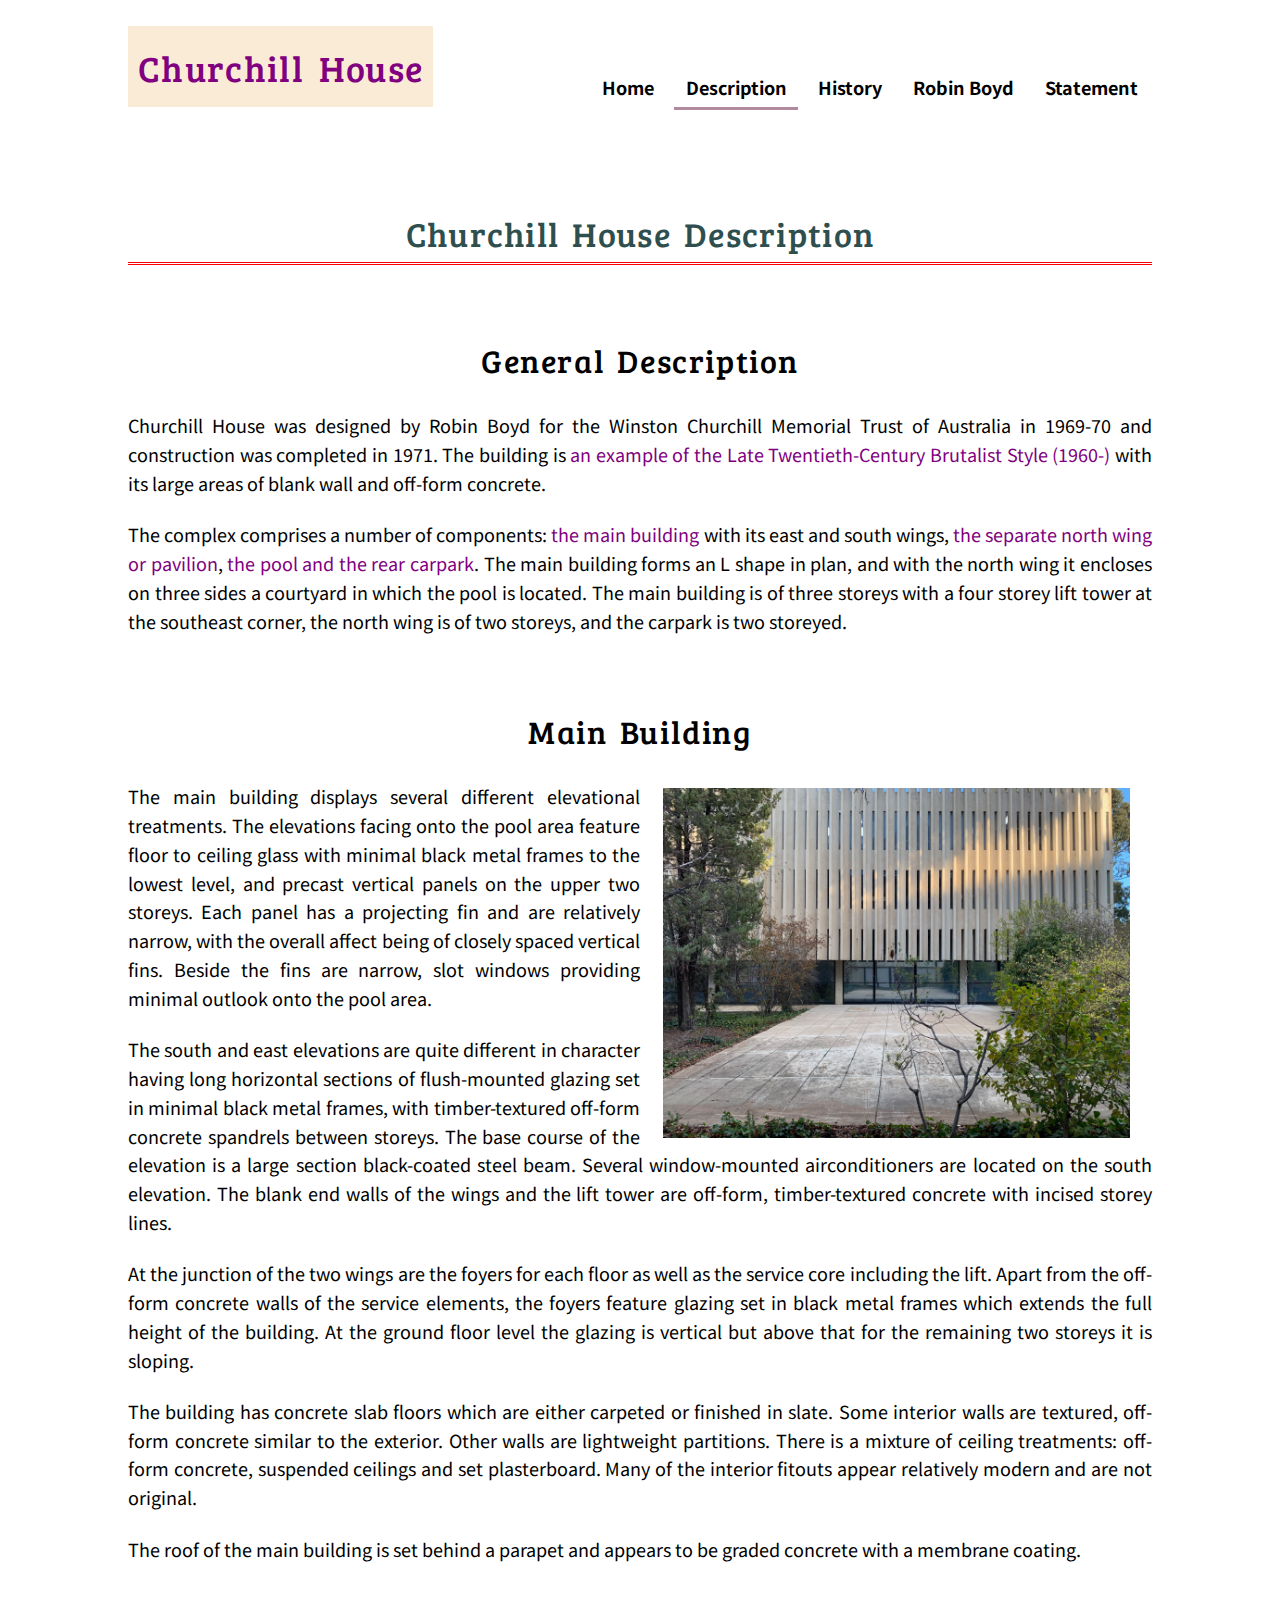
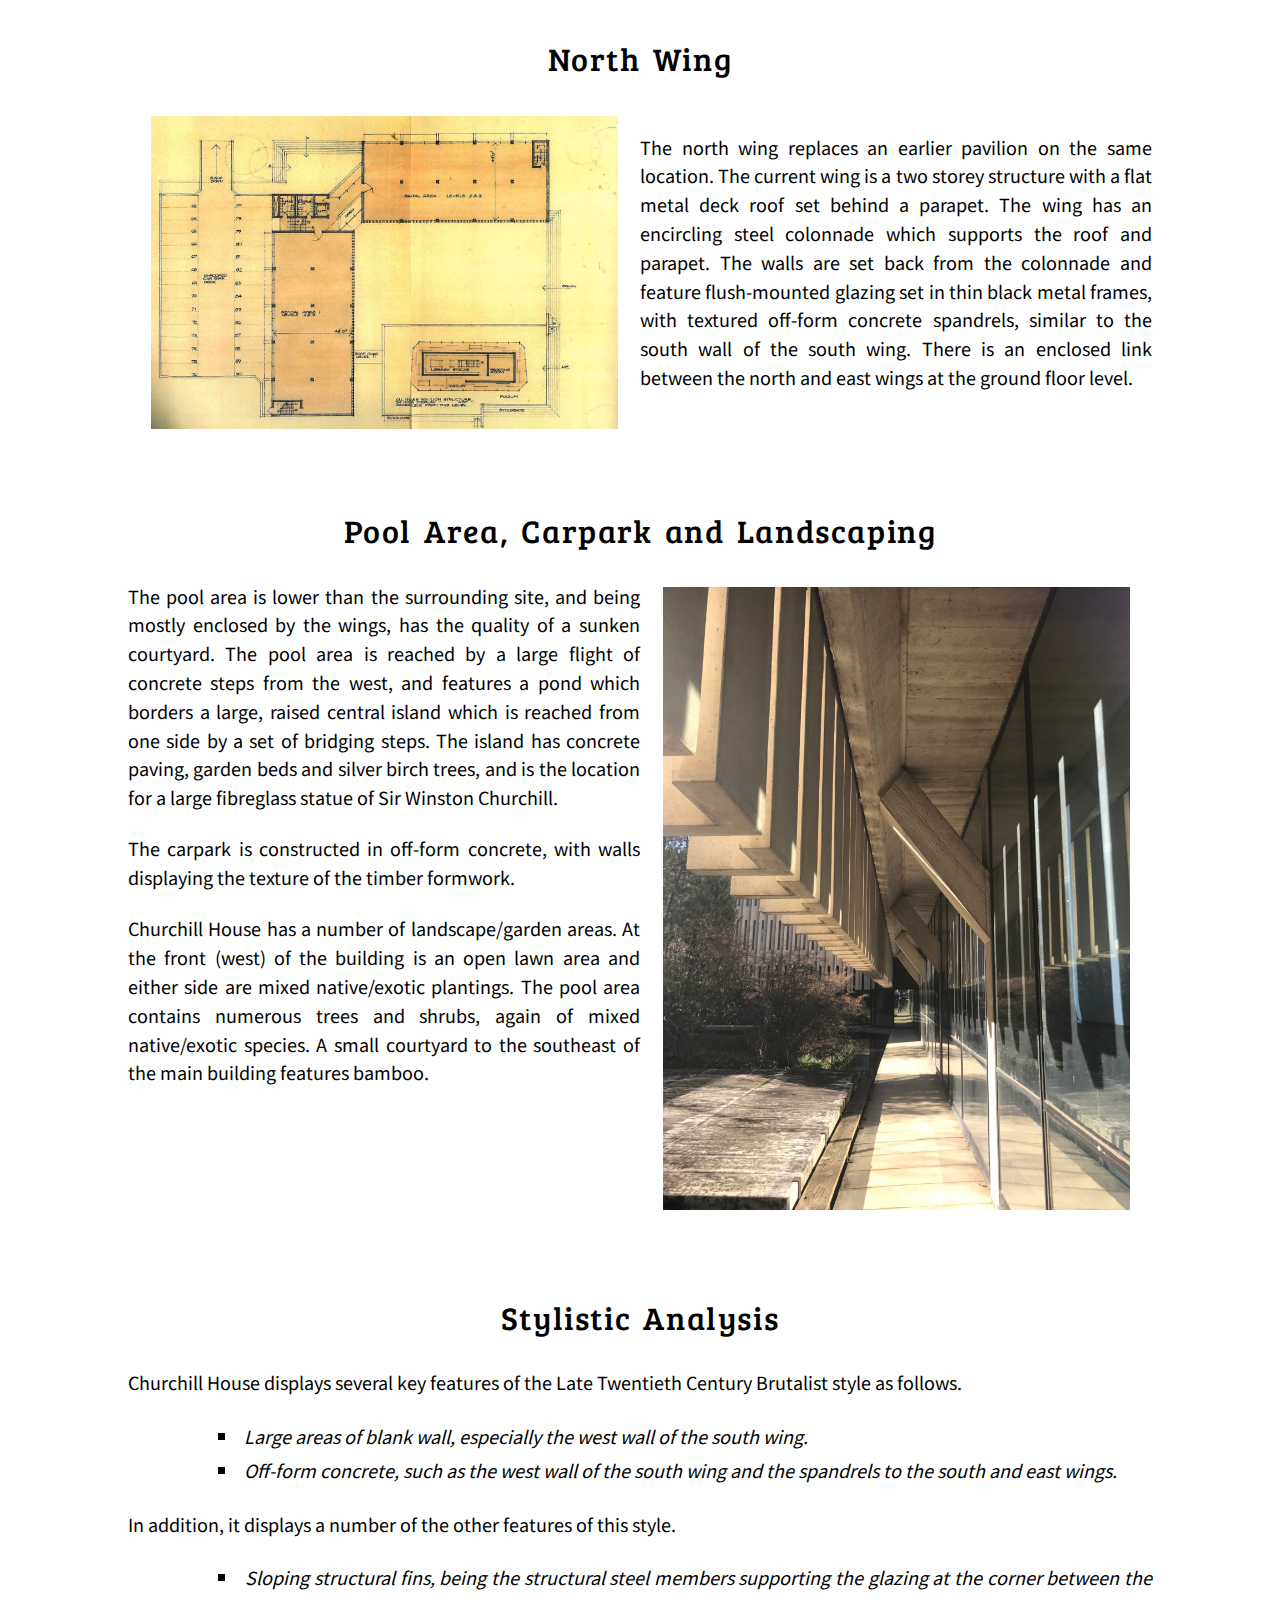
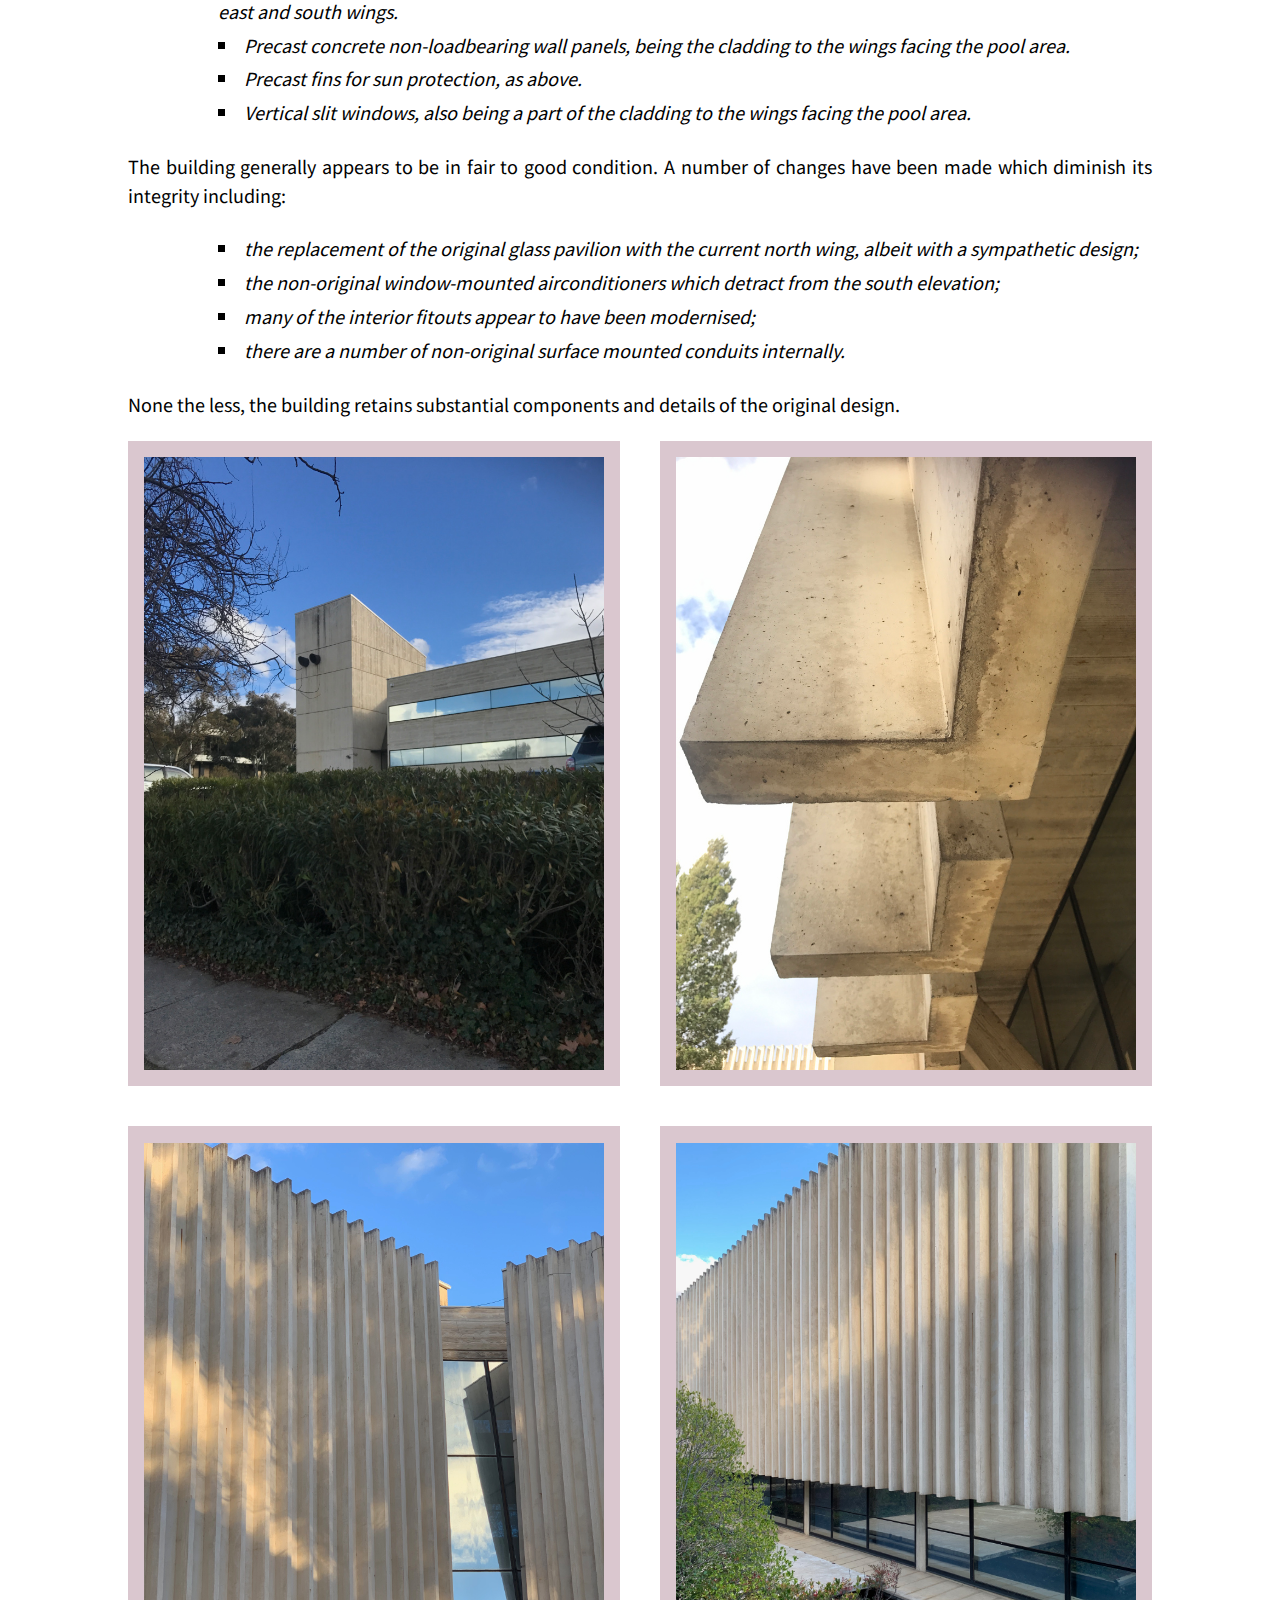
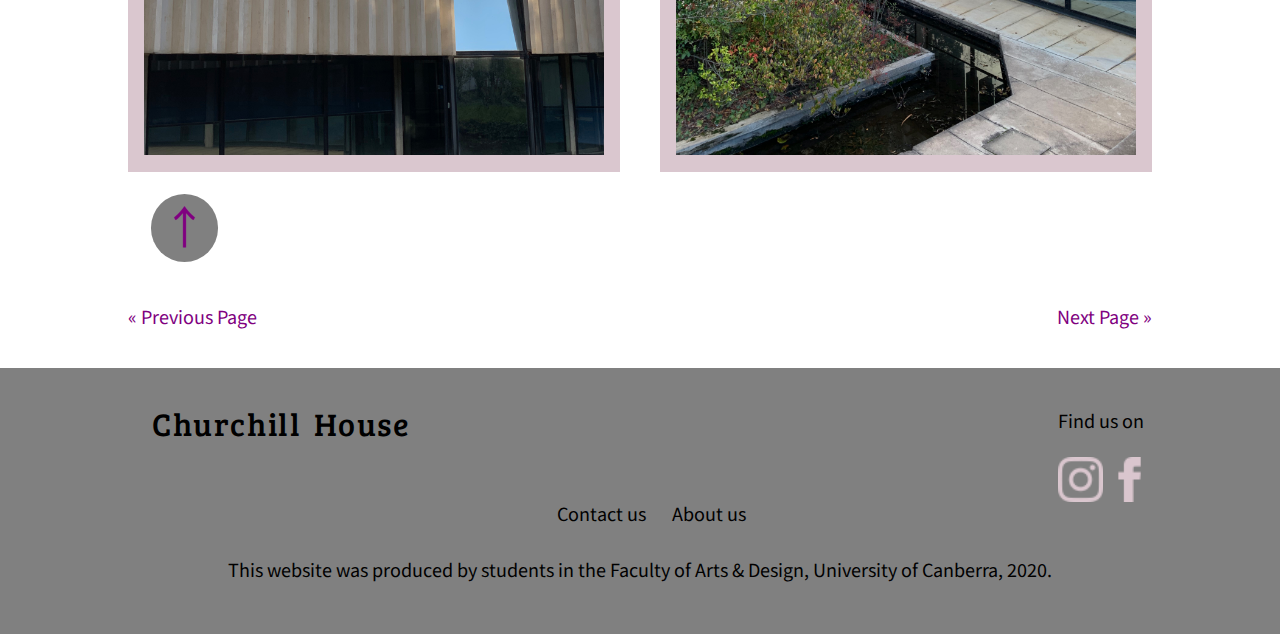
<file: description.html>
<!DOCTYPE html>
<html lang="en">

<head>
    <title>Churchill House - Description</title>
    <link type="text/css" rel="stylesheet" href="assets/css/reset.css">
    <link type="text/css" rel="stylesheet" href="assets/css/styles.css">
    <meta charset="utf-8">
    <!--    SET UP VIEW PORT-->
    <meta name="viewport" content="width=device-width, initial-scale=1.0">
</head>

<body>
    <!--    create wrapper div tag to hold all the elements-->

    <header>
        <div class="wrapper">
            <!--            id for back to top button and also return home button-->
            <h1 id="top"><a href="index.html" title="Home">Churchill House</a></h1>
            <nav>
                <ul>
                    <li><a href="index.html">Home</a></li>
                    <li><a href="description.html" class="current-page">Description</a></li>
                    <li><a href="history.html">History</a></li>
                    <li><a href="robin-boyd.html">Robin Boyd</a></li>
                    <li><a href="statement.html">Statement</a></li>
                </ul>
            </nav>
        </div>
    </header>
    <main>
        <div class="wrapper">
            <h2>Churchill House Description</h2>
            <h3>General Description</h3>
            <!--            links to internal parts of this page-->
            <p>Churchill House was designed by Robin Boyd for the Winston Churchill Memorial Trust of Australia in 1969-70 and construction was completed in 1971. The building is <a href="#stylistic" class="external-link" title="Go to Stylistic Analysis part">an example of the Late Twentieth-Century Brutalist Style (1960-)</a> with its large areas of blank wall and off-form concrete.</p>

            <p>The complex comprises a number of components: <a href="#main-building" class="external-link" title="Go to Main Building part">the main building</a> with its east and south wings, <a href="#north-wing" class="external-link" title="Go to North Wing part">the separate north wing or pavilion</a>, <a href="#pool" class="external-link" title="Go to Pool and Carpark Area part">the pool and the rear carpark</a>. The main building forms an L shape in plan, and with the north wing it encloses on three sides a courtyard in which the pool is located. The main building is of three storeys with a four storey lift tower at the southeast corner, the north wing is of two storeys, and the carpark is two storeyed.</p>

            <h3 id="main-building">Main Building</h3>
            <img class="left-image" src="assets/images/churchill-house-34.jpg" alt="churchill house main building">
            <p>The main building displays several different elevational treatments. The elevations facing onto the pool area feature floor to ceiling glass with minimal black metal frames to the lowest level, and precast vertical panels on the upper two storeys. Each panel has a projecting fin and are relatively narrow, with the overall affect being of closely spaced vertical fins. Beside the fins are narrow, slot windows providing minimal outlook onto the pool area.</p>
            <p>The south and east elevations are quite different in character having long horizontal sections of flush-mounted glazing set in minimal black metal frames, with timber-textured off-form concrete spandrels between storeys. The base course of the elevation is a large section black-coated steel beam. Several window-mounted airconditioners are located on the south elevation. The blank end walls of the wings and the lift tower are off-form, timber-textured concrete with incised storey lines.</p>
            <p>At the junction of the two wings are the foyers for each floor as well as the service core including the lift. Apart from the off-form concrete walls of the service elements, the foyers feature glazing set in black metal frames which extends the full height of the building. At the ground floor level the glazing is vertical but above that for the remaining two storeys it is sloping.</p>
            <p>The building has concrete slab floors which are either carpeted or finished in slate. Some interior walls are textured, off-form concrete similar to the exterior. Other walls are lightweight partitions. There is a mixture of ceiling treatments: off-form concrete, suspended ceilings and set plasterboard. Many of the interior fitouts appear relatively modern and are not original.</p>
            <p>The roof of the main building is set behind a parapet and appears to be graded concrete with a membrane coating.</p>


            <h3 id="north-wing">North Wing</h3>
            <div class="grid-2-col">
                <img class="right-image" src="assets/images/churchill-house-20.jpg" alt="churchill house North Wing">
                <p class="north-wing">The north wing replaces an earlier pavilion on the same location. The current wing is a two storey structure with a flat metal deck roof set behind a parapet. The wing has an encircling steel colonnade which supports the roof and parapet. The walls are set back from the colonnade and feature flush-mounted glazing set in thin black metal frames, with textured off-form concrete spandrels, similar to the south wall of the south wing. There is an enclosed link between the north and east wings at the ground floor level.</p>
            </div>
            <div class="pool" id="pool">
                <h3>Pool Area, Carpark and Landscaping</h3>
                <img class="left-image" src="assets/images/churchill-house-21.jpg" alt="churchill house Areas">
                <p>The pool area is lower than the surrounding site, and being mostly enclosed by the wings, has the quality of a sunken courtyard. The pool area is reached by a large flight of concrete steps from the west, and features a pond which borders a large, raised central island which is reached from one side by a set of bridging steps. The island has concrete paving, garden beds and silver birch trees, and is the location for a large fibreglass statue of Sir Winston Churchill.</p>
                <p>The carpark is constructed in off-form concrete, with walls displaying the texture of the timber formwork.</p>
                <p class="pool-area">Churchill House has a number of landscape/garden areas. At the front (west) of the building is an open lawn area and either side are mixed native/exotic plantings. The pool area contains numerous trees and shrubs, again of mixed native/exotic species. A small courtyard to the southeast of the main building features bamboo.</p>
            </div>
            <h3 id="stylistic">Stylistic Analysis</h3>
            <p>Churchill House displays several key features of the Late Twentieth Century Brutalist style as follows.</p>
            <ul>
                <li>Large areas of blank wall, especially the west wall of the south wing.</li>
                <li>Off-form concrete, such as the west wall of the south wing and the spandrels to the south and east wings.</li>
            </ul>
            <p>In addition, it displays a number of the other features of this style.</p>
            <ul>
                <li>Sloping structural fins, being the structural steel members supporting the glazing at the corner between the east and south wings.</li>
                <li>Precast concrete non-loadbearing wall panels, being the cladding to the wings facing the pool area.</li>
                <li>Precast fins for sun protection, as above.</li>
                <li>Vertical slit windows, also being a part of the cladding to the wings facing the pool area.</li>
            </ul>
            <p>The building generally appears to be in fair to good condition. A number of changes have been made which diminish its integrity including:
            </p>
            <ul>
                <li>the replacement of the original glass pavilion with the current north wing, albeit with a sympathetic design;</li>
                <li>the non-original window-mounted airconditioners which detract from the south elevation;</li>
                <li>many of the interior fitouts appear to have been modernised;</li>
                <li>there are a number of non-original surface mounted conduits internally.</li>
            </ul>
            <p>None the less, the building retains substantial components and details of the original design.</p>
            <!--            displayed by grid-->
            <div class="information-img">
                <img src="assets/images/churchill-house-22.jpg" alt="Stylitic images" class="first">
                <img src="assets/images/churchill-house-23.jpg" alt="Stylitic images" class="second">
                <img src="assets/images/churchill-house-37.jpg" alt="Stylitic images" class="first">
                <img src="assets/images/churchill-house-29.jpg" alt="Stylitic images" class="second">
            </div>
            <!--            back to top button-->
            <div class="back-top">
                <div class="button"><a href="#top">&uarr;</a></div>
                <p class="hidden">Back to top</p>
            </div>
            <!--            next and previous button-->
            <div class="footer-navigation">
                <div class="left">
                    <a href="index.html" class="previous" title="Go to previous page">&laquo; Previous Page</a>
                </div>
                <div class="right">
                    <a href="history.html" class="next" title="Go to next page">Next Page &raquo;</a>
                </div>
            </div>
        </div>
    </main>
    <footer class="footer">
        <div class="wrapper">
            <div class="header-footer">
                <h3>Churchill House</h3>
            </div>
            <!--                    social media link for the site-->
            <div class="media-link">
                <p>Find us on</p>
                <a href="https://www.instagram.com/" target="_blank" title="Visit our instagram page">
                    <img src="assets/images/inta.PNG" alt="instagram icon" class="instagram">
                </a>
                <a href="https://www.facebook.com" target="_blank" title="Visit our facebook page">
                    <img src="assets/images/fb.PNG" alt="facebook icon" class="facebook">
                </a>
            </div>
            <ul class="list-footer">
                <li> <a href="information.html">Contact us</a></li>
                <li> <a href="information.html">About us</a></li>
            </ul>
            <p class="p-footer">This website was produced by students in the Faculty of Arts &amp; Design, University of Canberra, 2020.</p>
        </div>
    </footer>
</body></html>
</file>
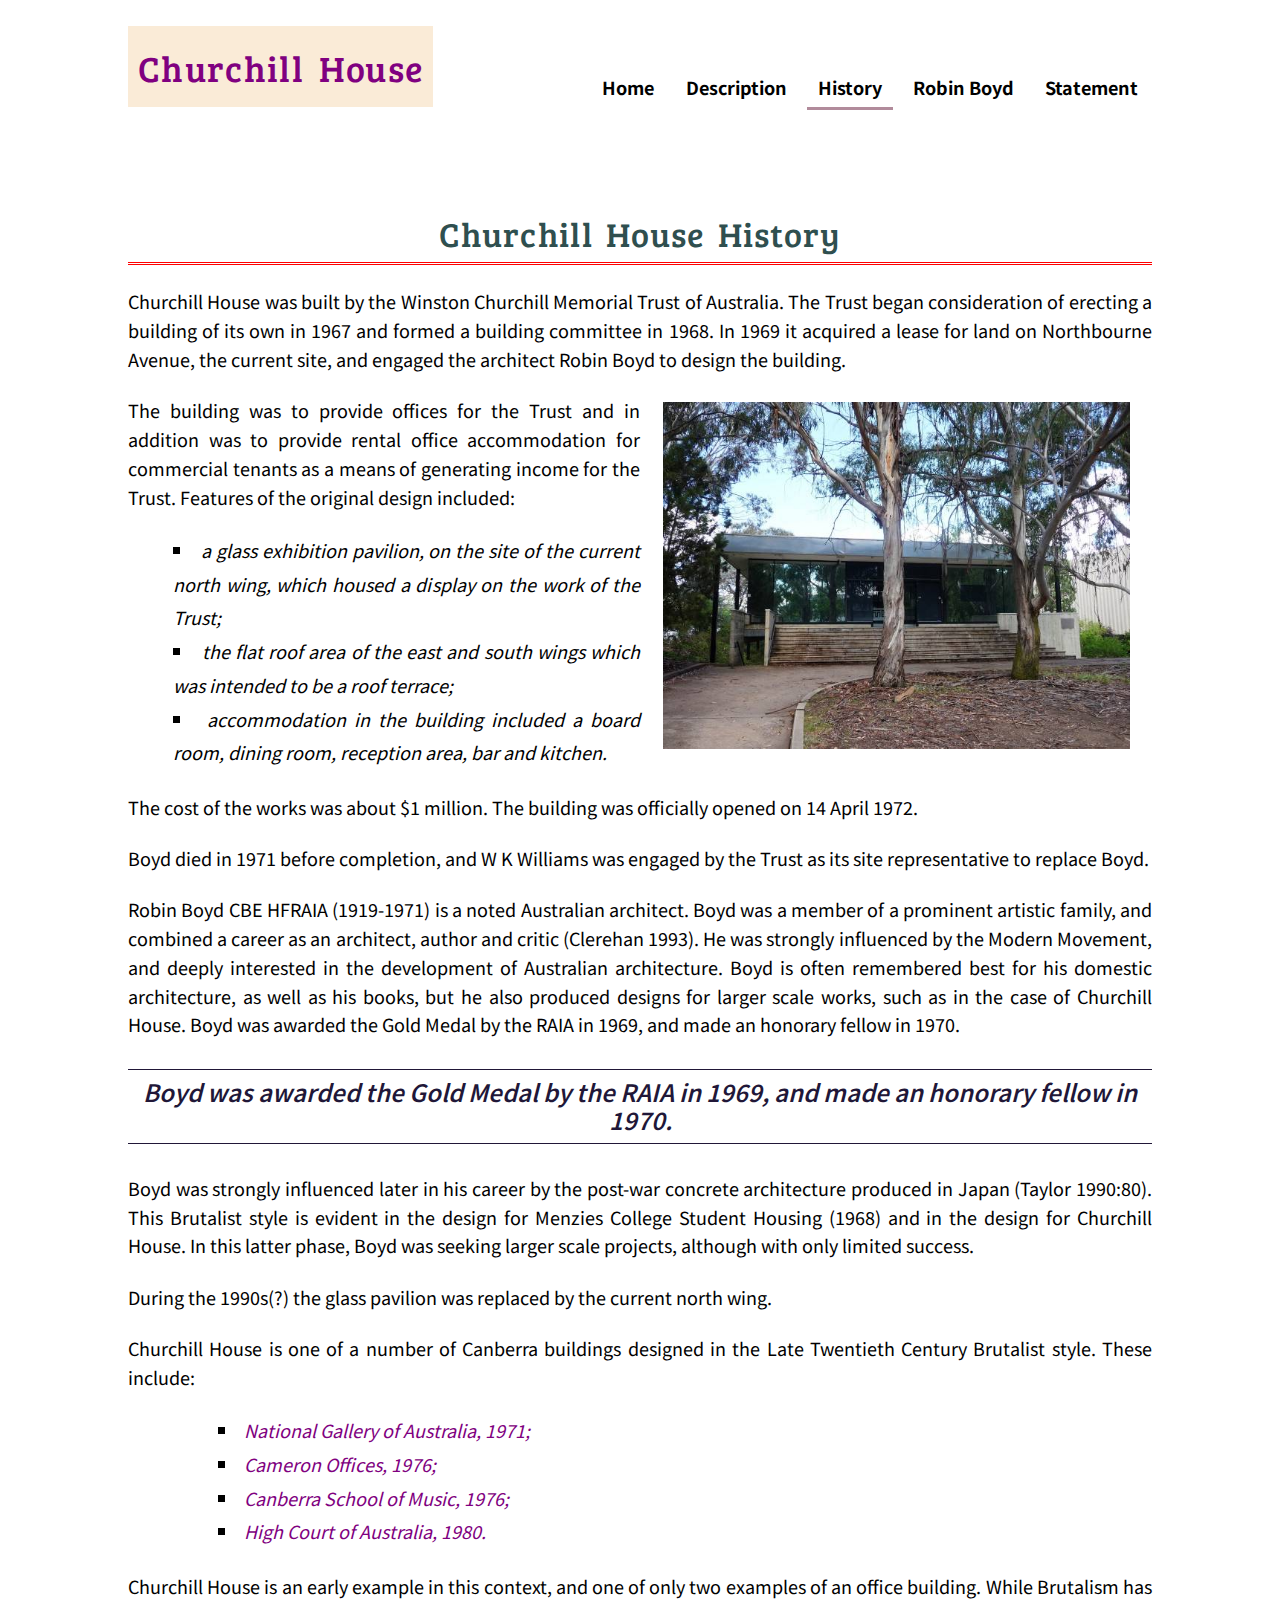
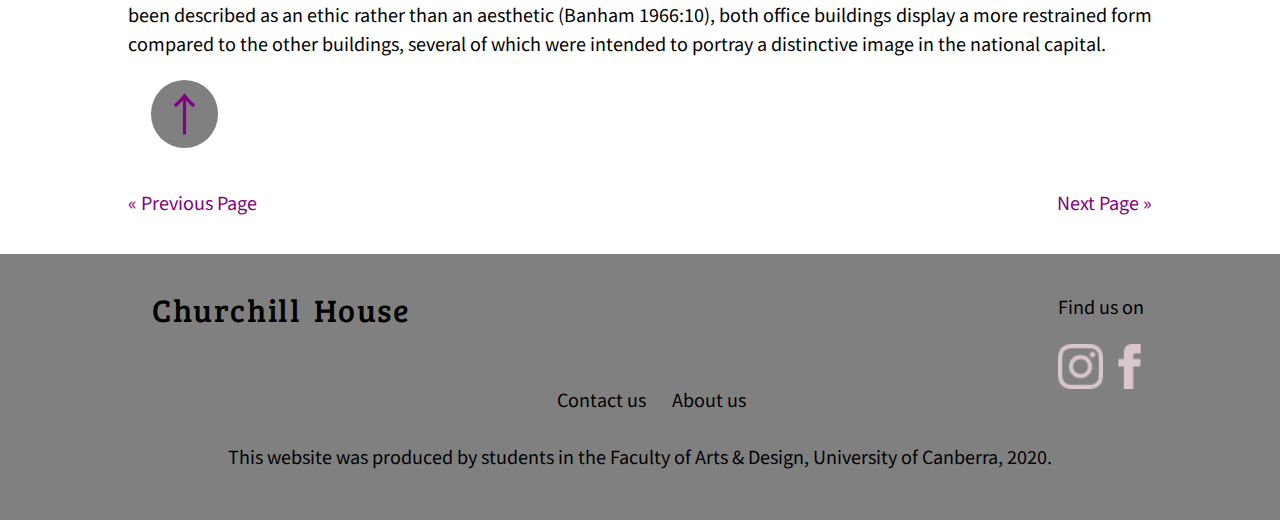
<file: history.html>
<!DOCTYPE html>
<html lang="en">

<head>
    <title>Churchill House - History</title>
    <link type="text/css" rel="stylesheet" href="assets/css/reset.css">
    <link type="text/css" rel="stylesheet" href="assets/css/styles.css">
    <meta charset="utf-8">
    <!--    SET UP VIEW PORT-->
    <meta name="viewport" content="width=device-width, initial-scale=1.0">
</head>

<body>
    <!--    create wrapper div tag to hold all the elements-->

        <header>
                <div class="wrapper">
            <!--            id top for back to top button and also link for returning home-->
            <h1 id="top"><a href="index.html" title="Home">Churchill House</a></h1>
            <nav>
                <ul>
                    <li><a href="index.html">Home</a></li>
                    <li><a href="description.html">Description</a></li>
                    <li><a href="history.html" class="current-page">History</a></li>
                    <li><a href="robin-boyd.html">Robin Boyd</a></li>
                    <li><a href="statement.html">Statement</a></li>
                </ul>
            </nav>
            </div>
        </header>
        <main>
                <div class="wrapper">
            <h2>Churchill House History</h2>
            <p>Churchill House was built by the Winston Churchill Memorial Trust of Australia. The Trust began consideration of erecting a building of its own in 1967 and formed a building committee in 1968. In 1969 it acquired a lease for land on Northbourne Avenue, the current site, and engaged the architect Robin Boyd to design the building.</p>
            <img class="left-image" src="assets/images/churchill-house-13.jpg" alt="churchill house North Wing">
            <p>The building was to provide offices for the Trust and in addition was to provide rental office accommodation for commercial tenants as a means of generating income for the Trust. Features of the original design included:</p>
            <!--            the list will be displayed next to the image-->
            <div class="list-next-image">
                <ul>
                    <li>a glass exhibition pavilion, on the site of the current north wing, which housed a display on the work of the Trust;</li>
                    <li>the flat roof area of the east and south wings which was intended to be a roof terrace; </li>
                    <li>accommodation in the building included a board room, dining room, reception area, bar and kitchen.</li>
                </ul>
            </div>
            <p>The cost of the works was about $1 million. The building was officially opened on 14 April 1972.</p>
            <p>Boyd died in 1971 before completion, and W K Williams was engaged by the Trust as its site representative to replace Boyd.</p>
            <p>Robin Boyd CBE HFRAIA (1919-1971) is a noted Australian architect. Boyd was a member of a prominent artistic family, and combined a career as an architect, author and critic (Clerehan 1993). He was strongly influenced by the Modern Movement, and deeply interested in the development of Australian architecture. Boyd is often remembered best for his domestic architecture, as well as his books, but he also produced designs for larger scale works, such as in the case of Churchill House. Boyd was awarded the Gold Medal by the RAIA in 1969, and made an honorary fellow in 1970.</p>
            <!--            this is a quote-->
            <p class="quote">Boyd was awarded the Gold Medal by the RAIA in 1969, and made an honorary fellow in 1970.</p>
            <p>Boyd was strongly influenced later in his career by the post-war concrete architecture produced in Japan (Taylor 1990:80). This Brutalist style is evident in the design for Menzies College Student Housing (1968) and in the design for Churchill House. In this latter phase, Boyd was seeking larger scale projects, although with only limited success.</p>
            <p>During the 1990s(?) the glass pavilion was replaced by the current north wing.</p>
            <p>Churchill House is one of a number of Canberra buildings designed in the Late Twentieth Century Brutalist style. These include:</p>
            <!--            all those links to specific websites-->
            <ul>
                <li><a href="https://nga.gov.au/" target="_blank" class="external-link" title="Go to NGA website">National Gallery of Australia, 1971;</a></li>
                <li><a href="https://en.wikipedia.org/wiki/Cameron_Offices,_Belconnen" target="_blank" class="external-link" title="Go to Cameron Offices information">Cameron Offices, 1976;</a></li>
                <li><a href="https://ohta.org.au/organs/organs/CanberraSoM.html" target="_blank" class="external-link" title="Go to Canberra School of Music information">Canberra School of Music, 1976;</a> </li>
                <li><a href="https://www.hcourt.gov.au/" target="_blank" class="external-link" title="Go to High Court of Australia website">High Court of Australia, 1980.</a></li>
            </ul>
            <p>Churchill House is an early example in this context, and one of only two examples of an office building. While Brutalism has been described as an ethic rather than an aesthetic (Banham 1966:10), both office buildings display a more restrained form compared to the other buildings, several of which were intended to portray a distinctive image in the national capital.</p>
            <!--            back to top button-->
            <div class="back-top">
                <!--                use html entity to create special symbols-->
                <div class="button"><a href="#top">&uarr;</a></div>
                <p class="hidden">Back to top</p>
            </div>
            <div class="footer-navigation">
                <div class="left">
                    <a href="description.html" class="previous" title="Go to previous page">&laquo; Previous Page</a>
                </div>
                <div class="right">
                    <a href="robin-boyd.html" class="next" title="Go to next page">Next Page &raquo;</a>
                </div>
            </div>
            </div>
        </main>
        <footer class="footer">
                <div class="wrapper">
            <div class="header-footer">
                <h3>Churchill House</h3>
            </div>
            <div class="media-link">
                <p>Find us on</p>
                <a href="https://www.instagram.com/" target="_blank" title="Visit our instagram page">
                    <img src="assets/images/inta.PNG" alt="instagram icon" class="instagram">
                </a>
                <a href="https://www.facebook.com" target="_blank" title="Visit our facebook page">
                    <img src="assets/images/fb.PNG" alt="facebook icon" class="facebook">
                </a>
            </div>
            <ul class="list-footer">
                <li> <a href="information.html">Contact us</a></li>
                <li> <a href="information.html">About us</a></li>
            </ul>
            <p class="p-footer">This website was produced by students in the Faculty of Arts &amp; Design, University of Canberra, 2020.</p>
            </div>
        </footer>
</body></html>
</file>
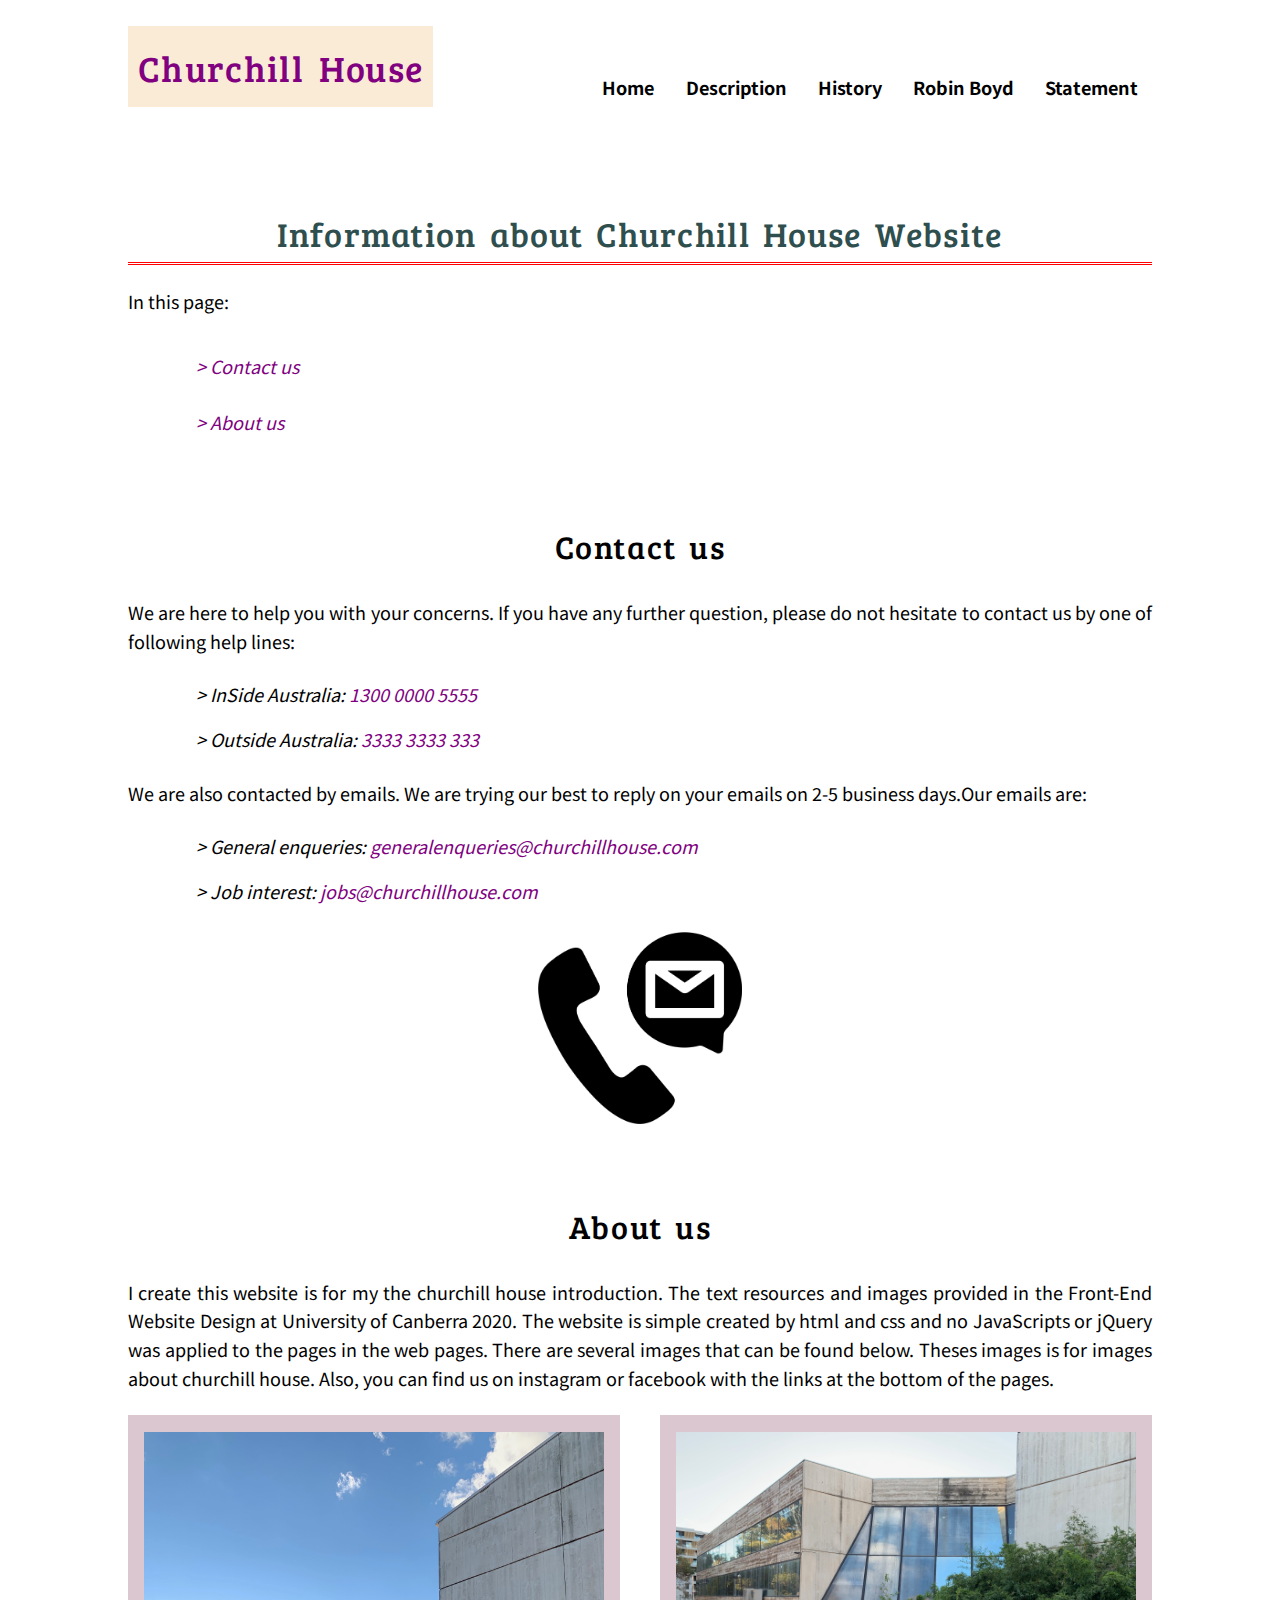
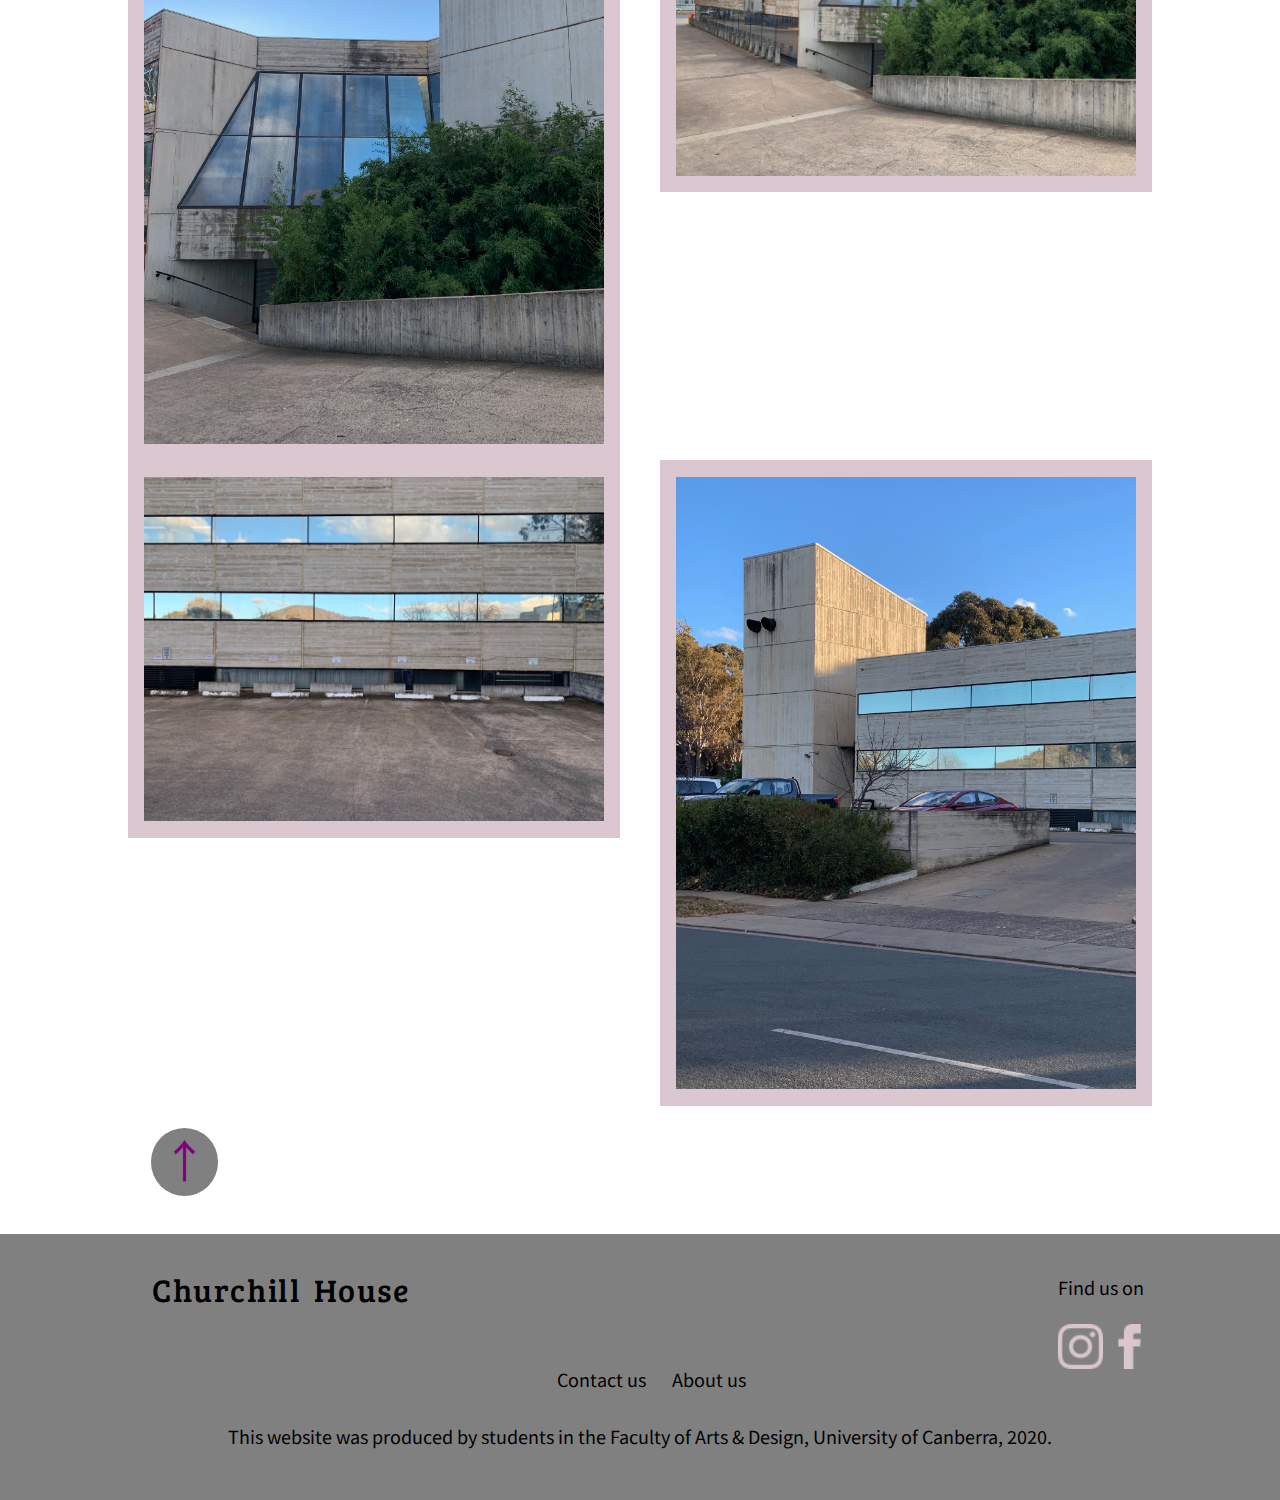
<file: information.html>
<!DOCTYPE html>
<html lang="en">

<head>
    <title>Churchill House - Information</title>
    <link type="text/css" rel="stylesheet" href="assets/css/reset.css">
    <link type="text/css" rel="stylesheet" href="assets/css/styles.css">
    <meta charset="utf-8">
    <!--    SET UP VIEW PORT-->
    <meta name="viewport" content="width=device-width, initial-scale=1.0">
</head>

<body>
    <!--    create a wrapper to hold all elements of the page-->
    
        <header>
            <div class="wrapper">
            <!--            id for back to top button and link for returning home button-->
            <h1 id="top"><a href="index.html" title="Home">Churchill House</a></h1>

            <nav>
                <ul>
                    <li><a href="index.html">Home</a></li>
                    <li><a href="description.html">Description</a></li>
                    <li><a href="history.html">History</a></li>
                    <li><a href="robin-boyd.html">Robin Boyd</a></li>
                    <li><a href="statement.html">Statement</a></li>
                </ul>
            </nav>
            </div>
        </header>
        <main>
            <div class="wrapper">
            <h2>Information about Churchill House Website</h2>
            <div class="information-page">
                <p>In this page: </p>
                <ul class="information-ul">
                    <li><a href="#contact-us" title="Go to contact us part">> Contact us</a></li>
                    <li><a href="#about-us" title="Go to About us part">> About us</a></li>
                </ul>
                <div class="contact-us">
                    <h3>Contact us</h3>
                    <p>We are here to help you with your concerns. If you have any further question, please do not hesitate to contact us by one of following help lines: </p>
                    <!--                    create phone number and email clickable-->
                    <ul>
                        <li>> InSide Australia: <a href="tel:1300-0000-5555" title="Call 1300 0000 5555">1300 0000 5555</a></li>
                        <li>> Outside Australia: <a href="tel:3333-3333-333" title="Call 3333 3333 333">3333 3333 333</a></li>
                    </ul>
                    <p>We are also contacted by emails. We are trying our best to reply on your emails on 2-5 business days.Our emails are:</p>
                    <ul>
                        <li>> General enqueries: <a href="mailto:generalenqueries@churchillhouse.com" title="Email us today">generalenqueries@churchillhouse.com</a></li>
                        <li>> Job interest: <a href="mailto:jobs@churchillhouse.com" title="Email us today">jobs@churchillhouse.com</a></li>
                    </ul>
                    <p class="contact-img"><img src="assets/images/contactus.png" alt="contact us icon"></p>
                </div>
            </div>
            <div class="about-us" id="about-us">
                <h3>About us</h3>
                <p>I create this website is for my the churchill house introduction. The text resources and images provided in the Front-End Website Design at University of Canberra 2020. The website is simple created by html and css and no JavaScripts or jQuery was applied to the pages in the web pages. There are several images that can be found below. Theses images is for images about churchill house. Also, you can find us on instagram or facebook with the links at the bottom of the pages.</p>
                <!--                display images using grid-->
                <div class="information-img">
                    <img src="assets/images/churchill-house-45.jpg" alt="churchill house image" class="first" id="control-1">
                    <img src="assets/images/churchill-house-46.jpg" alt="churchill house image" class="second" id="control-2">
                </div>
                <div class="information-img">
                    <img src="assets/images/churchill-house-47.jpg" alt="churchill house image" class="first" id="control-3">
                    <img src="assets/images/churchill-house-48.jpg" alt="churchill house image" class="second" id="control-4">
                </div>
            </div>
            <!--            back to top button-->
            <div class="back-top">
                <div class="button"><a href="#top">&uarr;</a></div>
                <p class="hidden">Back to top</p>
            </div>
            </div>
        </main>
        <footer class="footer">
            <div class="wrapper">
            <div class="header-footer">
                <h3>Churchill House</h3>
            </div>
            <div class="media-link">
                <p>Find us on</p>
                <a href="https://www.instagram.com/" target="_blank" title="Visit our instagram page">
                    <img src="assets/images/inta.PNG" alt="instagram icon" class="instagram">
                </a>
                <a href="https://www.facebook.com" target="_blank" title="Visit our facebook page">
                    <img src="assets/images/fb.PNG" alt="facebook icon" class="facebook">
                </a>
            </div>
            <ul class="list-footer">
                <li> <a href="information.html">Contact us</a></li>
                <li> <a href="information.html">About us</a></li>
            </ul>
            <p class="p-footer">This website was produced by students in the Faculty of Arts &amp; Design, University of Canberra, 2020.</p>
            </div>
        </footer>
</body></html>
</file>
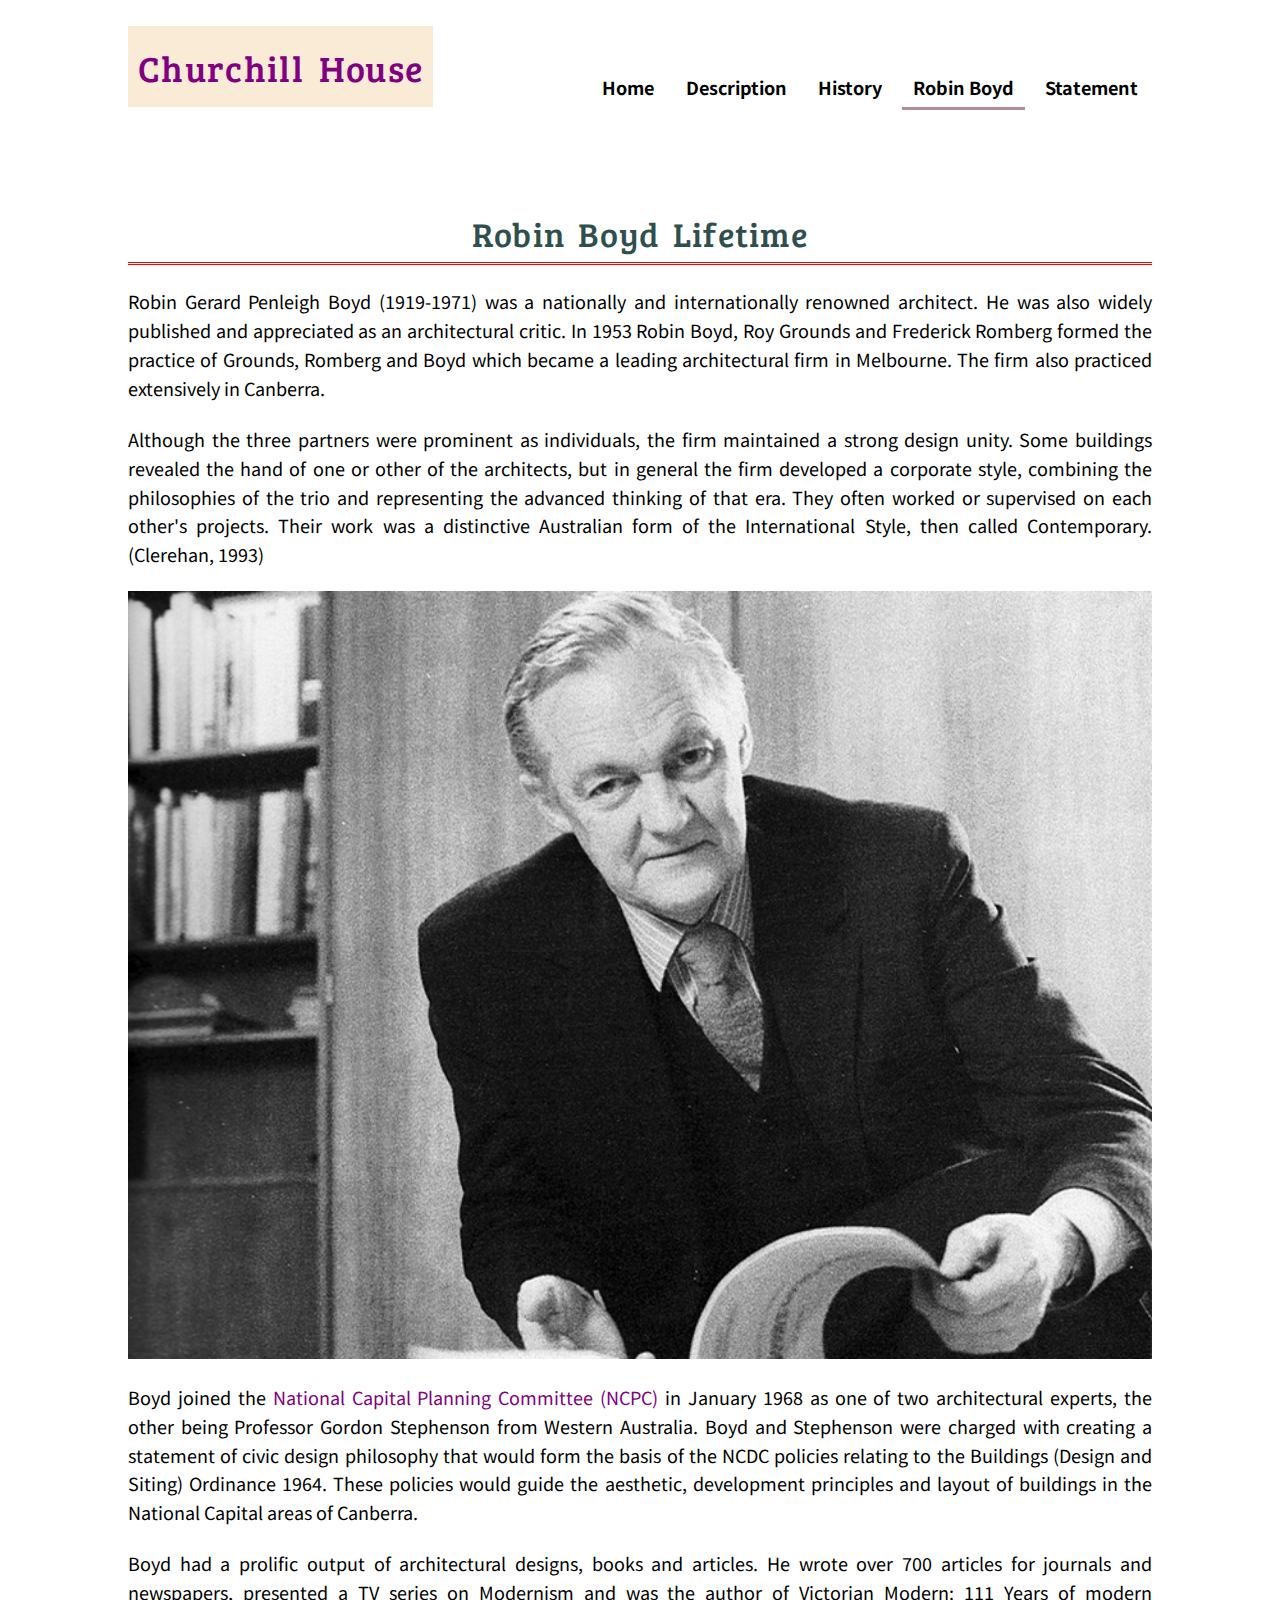
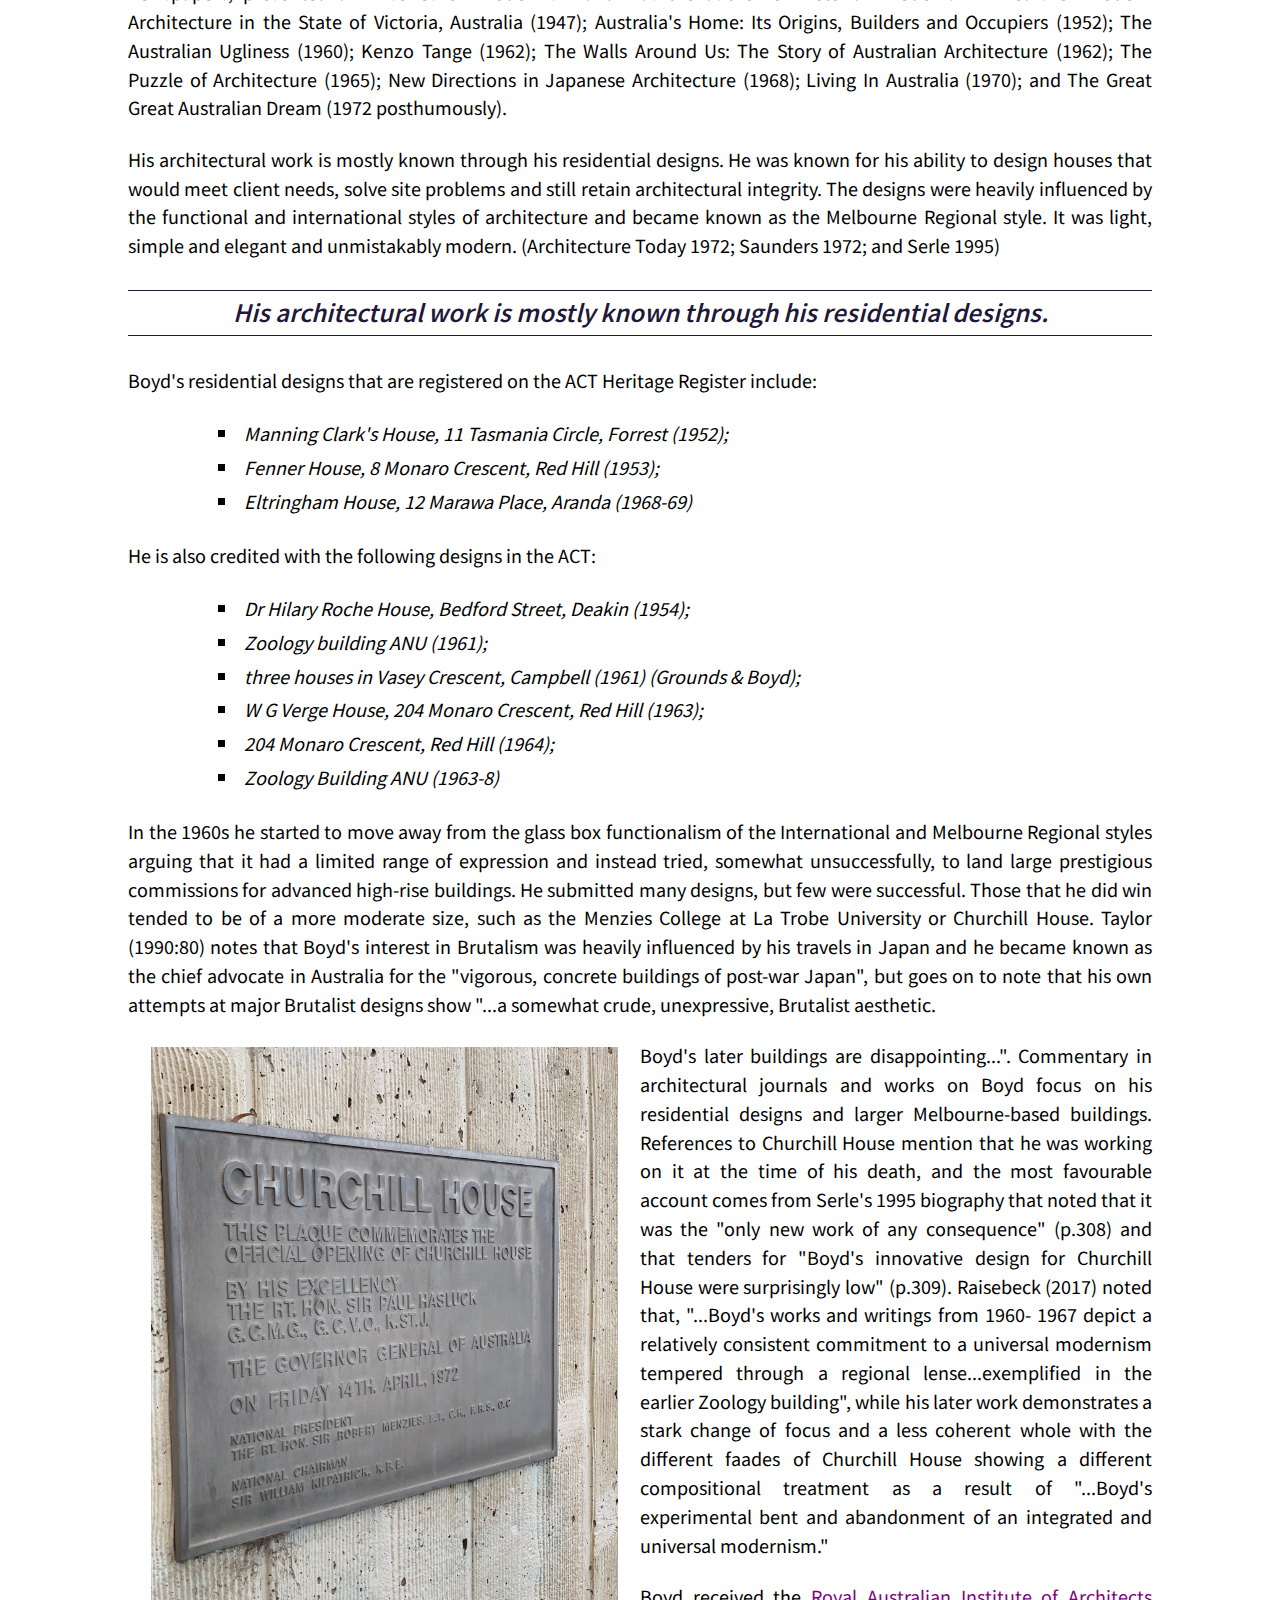
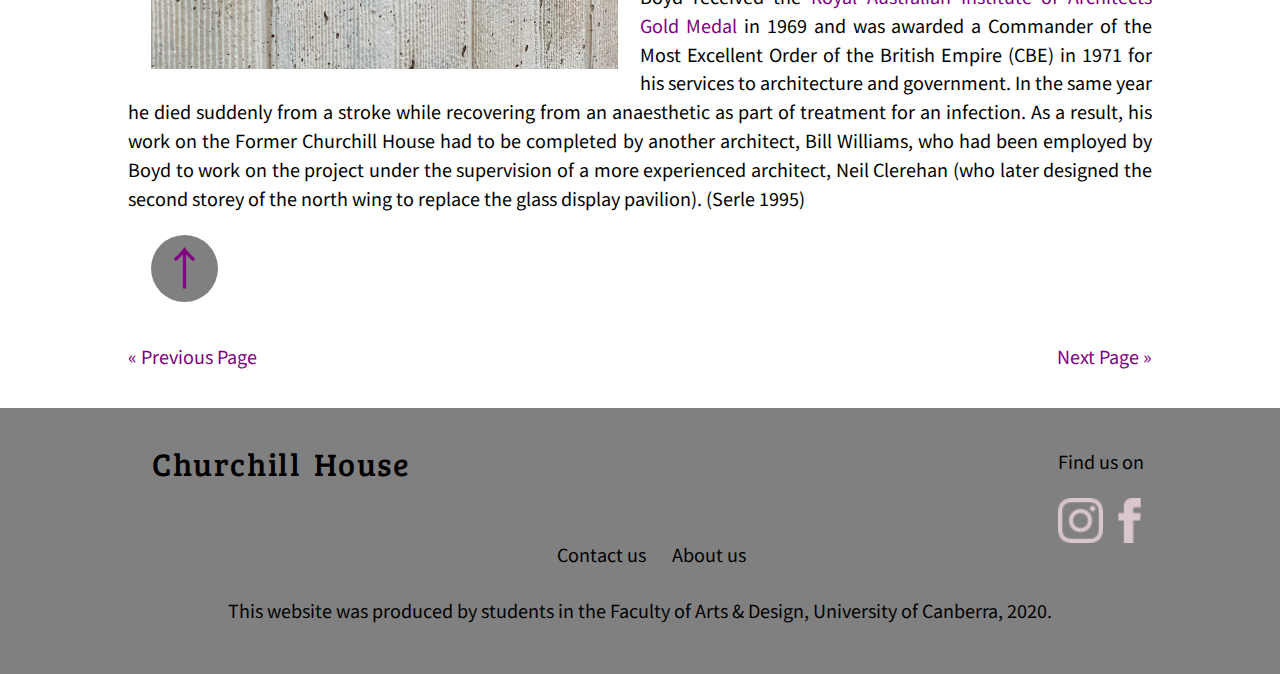
<file: robin-boyd.html>
<!DOCTYPE html>
<html lang="en">

<head>
    <title>Churchill House - Robin Boyd</title>
    <link type="text/css" rel="stylesheet" href="assets/css/reset.css">
    <link type="text/css" rel="stylesheet" href="assets/css/styles.css">
    <meta charset="utf-8">
    <!--    SET UP VIEW PORT-->
    <meta name="viewport" content="width=device-width, initial-scale=1.0">
</head>

<body>
    <!--    create wrapper div tag to hold all elements of the page-->
    
        <header>
            <div class="wrapper">
            <!--            id for back to top button and also return home-->
            <h1 id="top"><a href="index.html" title="Home">Churchill House</a></h1>
            <nav>
                <ul>
                    <li><a href="index.html">Home</a></li>
                    <li><a href="description.html">Description</a></li>
                    <li><a href="history.html">History</a></li>
                    <li><a href="robin-boyd.html" class="current-page">Robin Boyd</a></li>
                    <li><a href="statement.html">Statement</a></li>
                </ul>
            </nav>
            </div>
        </header>
        <main>
            <div class="wrapper">
            <h2>Robin Boyd Lifetime</h2>
            <p>Robin Gerard Penleigh Boyd (1919-1971) was a nationally and internationally renowned architect. He was also widely published and appreciated as an architectural critic. In 1953 Robin Boyd, Roy Grounds and Frederick Romberg formed the practice of Grounds, Romberg and Boyd which became a leading architectural firm in Melbourne. The firm also practiced extensively in Canberra.</p>
            <p>Although the three partners were prominent as individuals, the firm maintained a strong design unity. Some buildings revealed the hand of one or other of the architects, but in general the firm developed a corporate style, combining the philosophies of the trio and representing the advanced thinking of that era. They often worked or supervised on each other's projects. Their work was a distinctive Australian form of the International Style, then called Contemporary. (Clerehan, 1993)</p>
            <!--            image for robin-->
            <img src="assets/images/extra2-robin%20boyd%20portrait-copyright-Mark-Strizic.jpg" alt="robin-boyd picture in white and black">
            <p>Boyd joined the <a href="https://www.ncpc.gov/" target="_blank" class="external-link" title="Go to NCPC website">National Capital Planning Committee (NCPC)</a> in January 1968 as one of two architectural experts, the other being Professor Gordon Stephenson from Western Australia. Boyd and Stephenson were charged with creating a statement of civic design philosophy that would form the basis of the NCDC policies relating to the Buildings (Design and Siting) Ordinance 1964. These policies would guide the aesthetic, development principles and layout of buildings in the National Capital areas of Canberra.</p>
            <p>Boyd had a prolific output of architectural designs, books and articles. He wrote over 700 articles for journals and newspapers, presented a TV series on Modernism and was the author of Victorian Modern: 111 Years of modern Architecture in the State of Victoria, Australia (1947); Australia's Home: Its Origins, Builders and Occupiers (1952); The Australian Ugliness (1960); Kenzo Tange (1962); The Walls Around Us: The Story of Australian Architecture (1962); The Puzzle of Architecture (1965); New Directions in Japanese Architecture (1968); Living In Australia (1970); and The Great Great Australian Dream (1972 posthumously). </p>
            <p>His architectural work is mostly known through his residential designs. He was known for his ability to design houses that would meet client needs, solve site problems and still retain architectural integrity. The designs were heavily influenced by the functional and international styles of architecture and became known as the Melbourne Regional style. It was light, simple and elegant and unmistakably modern. (Architecture Today 1972; Saunders 1972; and Serle 1995)</p>
            <!--            this is a quote right here-->
            <p class="quote">His architectural work is mostly known through his residential designs.</p>
            <p>Boyd's residential designs that are registered on the ACT Heritage Register include:</p>
            <ul>
                <li>Manning Clark's House, 11 Tasmania Circle, Forrest (1952);</li>
                <li>Fenner House, 8 Monaro Crescent, Red Hill (1953);</li>
                <li>Eltringham House, 12 Marawa Place, Aranda (1968-69) </li>
            </ul>
            <p>He is also credited with the following designs in the ACT:</p>

            <ul>
                <li>Dr Hilary Roche House, Bedford Street, Deakin (1954);</li>
                <li>Zoology building ANU (1961);</li>
                <li>three houses in Vasey Crescent, Campbell (1961) (Grounds & Boyd);</li>
                <li>W G Verge House, 204 Monaro Crescent, Red Hill (1963);</li>
                <li>204 Monaro Crescent, Red Hill (1964);</li>
                <li>Zoology Building ANU (1963-8)</li>
            </ul>
            <p>In the 1960s he started to move away from the glass box functionalism of the International and Melbourne Regional styles arguing that it had a limited range of expression and instead tried, somewhat unsuccessfully, to land large prestigious commissions for advanced high-rise buildings. He submitted many designs, but few were successful. Those that he did win tended to be of a more moderate size, such as the Menzies College at La Trobe University or Churchill House. Taylor (1990:80) notes that Boyd's interest in Brutalism was heavily influenced by his travels in Japan and he became known as the chief advocate in Australia for the "vigorous, concrete buildings of post-war Japan", but goes on to note that his own attempts at major Brutalist designs show "...a somewhat crude, unexpressive, Brutalist aesthetic. </p>
            <img class="right-image" src="assets/images/churchill-house-38.jpg" alt="churchill house board">
            <p>Boyd's later buildings are disappointing...". Commentary in architectural journals and works on Boyd focus on his residential designs and larger Melbourne-based buildings. References to Churchill House mention that he was working on it at the time of his death, and the most favourable account comes from Serle's 1995 biography that noted that it was the "only new work of any consequence" (p.308) and that tenders for "Boyd's innovative design for Churchill House were surprisingly low" (p.309). Raisebeck (2017) noted that, "...Boyd's works and writings from 1960- 1967 depict a relatively consistent commitment to a universal modernism tempered through a regional lense...exemplified in the earlier Zoology building", while his later work demonstrates a stark change of focus and a less coherent whole with the different faades of Churchill House showing a different compositional treatment as a result of "...Boyd's experimental bent and abandonment of an integrated and universal modernism."</p>
            <p>Boyd received the <a href="https://www.architecture.com.au/prizes/gold-medal/" target="_blank" class="external-link" title="Go to Royal Australian Institute of Architects Gold Medal information page">Royal Australian Institute of Architects Gold Medal</a> in 1969 and was awarded a Commander of the Most Excellent Order of the British Empire (CBE) in 1971 for his services to architecture and government. In the same year he died suddenly from a stroke while recovering from an anaesthetic as part of treatment for an infection. As a result, his work on the Former Churchill House had to be completed by another architect, Bill Williams, who had been employed by Boyd to work on the project under the supervision of a more experienced architect, Neil Clerehan (who later designed the second storey of the north wing to replace the glass display pavilion). (Serle 1995)</p>
            <!--            back to top button-->
            <div class="back-top">
                <div class="button"><a href="#top">&uarr;</a></div>
                <p class="hidden">Back to top</p>
            </div>
            <!--            next and previous navigation-->
            <div class="footer-navigation">
                <div class="left">
                    <a href="history.html" class="previous" title="Go to previous page">&laquo; Previous Page</a>
                </div>
                <div class="right">
                    <a href="statement.html" class="next" title="Go to next page">Next Page &raquo;</a>
                </div>
            </div>
            </div>
        </main>
        <footer class="footer">
            <div class="wrapper">
            <div class="header-footer">
                <h3>Churchill House</h3>
            </div>
            <div class="media-link">
                <p>Find us on</p>
                <!--                social media links-->
                <a href="https://www.instagram.com/" target="_blank" title="Visit our instagram page">
                    <img src="assets/images/inta.PNG" alt="instagram icon" class="instagram">
                </a>
                <a href="https://www.facebook.com" target="_blank" title="Visit our facebook page">
                    <img src="assets/images/fb.PNG" alt="facebook icon" class="facebook">
                </a>
            </div>
            <ul class="list-footer">
                <li> <a href="information.html">Contact us</a></li>
                <li> <a href="information.html">About us</a></li>
            </ul>
            <p class="p-footer">This website was produced by students in the Faculty of Arts &amp; Design, University of Canberra, 2020.</p>
            </div>
        </footer>
</body></html>
</file>
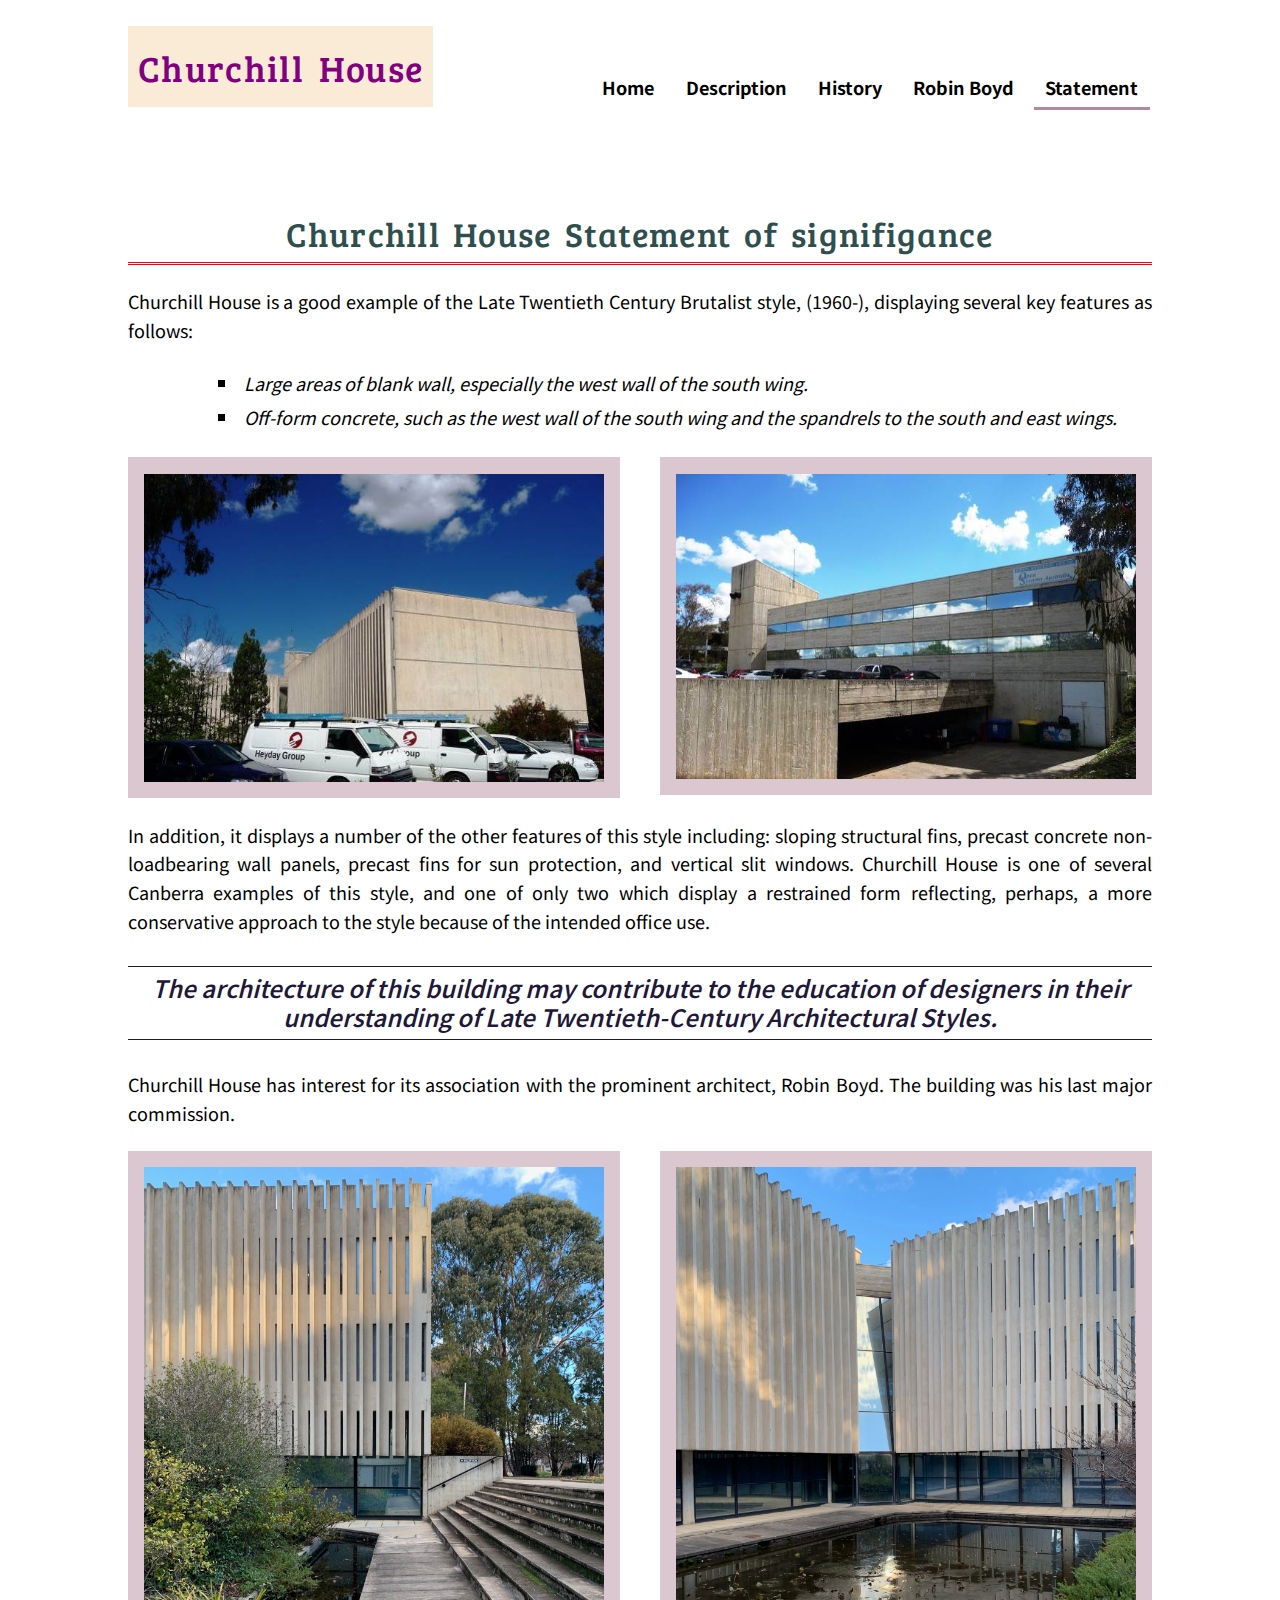
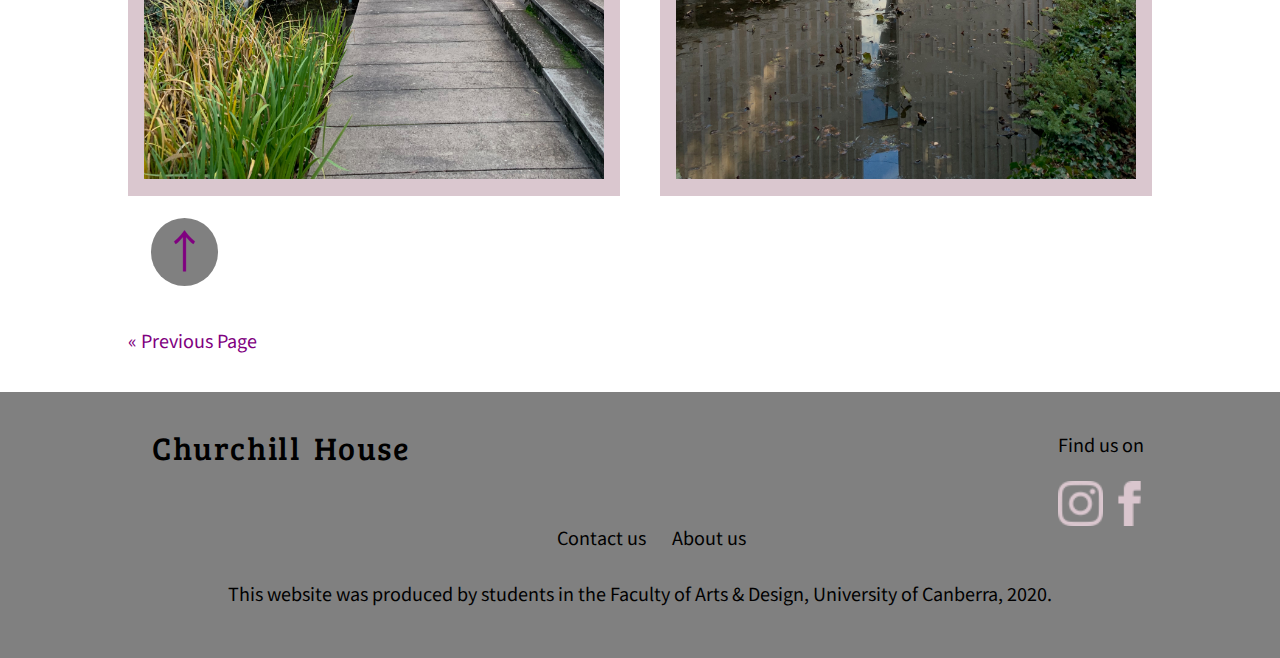
<file: statement.html>
<!DOCTYPE html>
<html lang="en">

<head>
    <title>Churchill House - Statement</title>
    <link type="text/css" rel="stylesheet" href="assets/css/reset.css">
    <link type="text/css" rel="stylesheet" href="assets/css/styles.css">
    <meta charset="utf-8">
    <!--    SET UP VIEW PORT-->
    <meta name="viewport" content="width=device-width, initial-scale=1.0">
</head>

<body>
    <!--    create a wrapper div tag to hold all elements -->
    
        <header>
            <div class="wrapper">
            <!--            id for back to top button and link for returning home-->
            <h1 id="top"><a href="index.html" title="Home">Churchill House</a></h1>
            <nav>
                <ul>
                    <li><a href="index.html">Home</a></li>
                    <li><a href="description.html">Description</a></li>
                    <li><a href="history.html">History</a></li>
                    <li><a href="robin-boyd.html">Robin Boyd</a></li>
                    <li><a href="statement.html" class="current-page">Statement</a></li>
                </ul>
            </nav>
            </div>
        </header>
        <main>
            <div class="wrapper">
            <h2>Churchill House Statement of signifigance</h2>
            <p>Churchill House is a good example of the Late Twentieth Century Brutalist style, (1960-), displaying several key features as follows:</p>
            <ul>
                <li>Large areas of blank wall, especially the west wall of the south wing.</li>
                <li>Off-form concrete, such as the west wall of the south wing and the spandrels to the south and east wings.</li>
            </ul>
            <!--            display images using grid-->
            <div class="information-img">
                <img src="assets/images/churchill-house-15.jpg" alt="churchill house image" class="first" >
                <img src="assets/images/churchill-house-16.jpg" alt="churchill house image" class="second" >
            </div>
            <p>In addition, it displays a number of the other features of this style including: sloping structural fins, precast concrete non-loadbearing wall panels, precast fins for sun protection, and vertical slit windows. Churchill House is one of several Canberra examples of this style, and one of only two which display a restrained form reflecting, perhaps, a more conservative approach to the style because of the intended office use.</p>
            <p class="quote">The architecture of this building may contribute to the education of designers in their understanding of Late Twentieth-Century Architectural Styles.</p>
            <p>Churchill House has interest for its association with the prominent architect, Robin Boyd. The building was his last major commission.</p>
            <!--            display images using grid-->
            <div class="information-img">
                <img src="assets/images/churchill-house-32.jpg" alt="churchill house image" class="first" >
                <img src="assets/images/churchill-house-35.jpg" alt="churchill house image" class="second" >
            </div>
            <!--            back to top button-->
            <div class="back-top">
                <div class="button"><a href="#top">&uarr;</a></div>
                <p class="hidden">Back to top</p>
            </div>
            <div class="footer-navigation">
                <div class="left">
                    <a href="robin-boyd.html" class="previous" title="Go to previous page">&laquo; Previous Page</a>
                </div>
            </div>
            <!--            last page so dont need the next page-->
            <!-- <a href="description.html" class="next" >Next Page &raquo;</a> -->
            </div>
        </main>
        <footer class="footer">
            <div class="wrapper">
            <div class="header-footer">
                <h3>Churchill House</h3>
            </div>
            <div class="media-link">
                <p>Find us on</p>
                <a href="https://www.instagram.com/" target="_blank" title="Visit our instagram page">
                    <img src="assets/images/inta.PNG" alt="instagram icon" class="instagram">
                </a>
                <a href="https://www.facebook.com" target="_blank" title="Visit our facebook page">
                    <img src="assets/images/fb.PNG" alt="facebook icon" class="facebook">
                </a>
            </div>
            <ul class="list-footer">
                <li> <a href="information.html">Contact us</a></li>
                <li> <a href="information.html">About us</a></li>
            </ul>
            <p class="p-footer">This website was produced by students in the Faculty of Arts &amp; Design, University of Canberra, 2020.</p>
            </div>
        </footer>
</body></html>
</file>
<file: assets/css/styles.css>
@import url('https://fonts.googleapis.com/css2?family=Bree+Serif&family=Noto+Sans+SC:wght@300&display=swap');


body {
    background-color: white;
    font-size: 18px;
    font-family: 'Noto Sans SC', sans-serif;
}

h1,
h2,
h3,
h4,
h5,
h6 {
    font-family: 'Bree Serif', serif;
}

main {}

header {
    /*    width: 100%;*/
    margin: 0.625rem;
}

/*navigation styling*/
nav {
    float: right;
    margin-top: 1.125em;
}

nav ul {}

nav ul li {
    display: inline-block;
    margin: 2rem 0.15rem;
}

nav ul li a {
    color: black;
    font-weight: bold;
    text-decoration: none;
    padding: 0.4em 0.625em;
}

nav ul li a:hover {
    background-color: antiquewhite;
    /*    border i use px for all border*/
    border-bottom: 0px;
}

/*footer styling*/
footer {
    background-color: gray;
}

/*MEDIA STYLING IN THE FOOTER*/
.media-link {
    float: right;
}

/*Media icon */
.facebook,
.instagram {
    width: 2.5em;
    height: 2.5em;
}

.facebook img:hover,
.intagram img:hover {
    cursor: pointer;
}

.p-footer {
    padding: 0.625em 0.625em;
    text-align: center;
}

footer h3 {
    padding: 1.5rem;
    margin: 0;
    float: left;
}

.list-footer {
    width: 100%;
    text-align: center;
    clear: both;
}

.list-footer li {
    display: inline-block;

}

.list-footer li a {
    padding-left: 1.25em;
    padding-top: 1.25em;
    text-decoration: none;
    color: black;
}

.list-footer li a:hover {
    color: antiquewhite;
}

/*logo*/
h1 {
    font-size: 2.25em;
    padding: 1.25rem 0.625rem;
    background-color: antiquewhite;
    display: inline-block;
}

h1 a {
    text-decoration: none;
    font-size: 90%;
    letter-spacing: 0.0825rem;
    word-spacing: 0.4125rem;
}

h1 a:hover {
    color: #DB7093;
    cursor: pointer;
}

/*HEADING STYLING*/
h2 {
    clear: both;
    font-size: 1.9em;
    color: darkslategray;
    font-weight: 100;
    padding: 2em 0 0.3125em 0;
    /*    border i use px for all border*/
    border-bottom: 3px double red;
    text-align: center;
    /*    letter and word spacing need to change to rem*/
    word-spacing: 0.2875rem;
    letter-spacing: 0.0825rem;
}

main h3 {
    margin: 5rem 0 2.2rem 0;
}

h3 {
    font-size: 1.75em;
    text-align: center;
    letter-spacing: 0.1rem;
    word-spacing: 0.2875rem;
}

/*PARAGRAPH STYLING*/

p {
    margin: 0 auto;
    line-height: 1.8rem;
    margin: 1.25em 0;
}

.pool {
    padding-bottom: 7rem;
}

/*IMAGES STYLING*/
main img {
    width: 100%;
}

.body-image {
    width: 100%;
    margin: 1.25em 0;
    border: 15px solid #DAC7CF;
    background: #DAC7CF;
}

main img {
    box-sizing: border-box;
    display: inline-block;
}

.grid-2-col {
    display: grid;
    grid-template-columns: 1fr 1fr;
}

.grid-2-col .right-image {
    width: 100%;
    height: auto;
    float: unset !important;
}

/*HERO CONTENT IN HOME PAGE STYLING*/
.page-title {
    background-image: url(../images/churchill-house-4.jpg);
    background-size: cover;
    width: 100%;
    height: auto;
    position: relative;
    overflow: hidden;
    background-color: red;
}

/*APPLY OVERLAY ON IMAGE*/
.page-title .overlay {
    position: absolute;
    top: 0;
    left: 0;
    width: 100%;
    height: :100%;
    background: #5B574E;
    opacity: 0.7;
}

.page-title h2 {
    position: absolute;
    width: 100%;
    text-align: center;
    bottom: 48%;
    color: #57138a;
    border-bottom: 0;
    font-size: 3em;
}

/*HIDDEN THE IMAGE BUT THE IMAGE STILL IN HERE*/
.page-title img {
    visibility: hidden;
    filter: grayscale();
    height: 100%;
    margin-top: 1.875em;
}

/*WRAPPER CONTAIN ALL THE ELEMENTS*/
.wrapper {
    max-width: 1200px;
    /*    padding: 3.5rem;*/
    padding: 1rem 5.5rem;
    margin: 0 auto;
    box-sizing: border-box;
}

/*UNORDER LIST STYLING IN THE MAIN*/
main ul {
    list-style: square inside none;
    margin: 0;
    padding-left: 5em;
    margin-bottom: 1.25em;
}

main ul li {
    line-height: 1.875em;
    font-style: italic;
}

p,
main li {
    text-align: justify;
}

/*CURRENT PAGE STYLING*/
.current-page {
    border-bottom: 3px solid #b18b9b;
}

/*NEXT PAGE, PREVIOUS PAGE STYLING*/
.next,
.previous {
    text-decoration: none;
}

.next:hover,
.previous:hover {
    color: #DB7093;
}

.footer-navigation {
    height: 1.25em;
    padding: 1.25em 0;
}

.footer-navigation .left {
    float: left;
    width: 45%;
}

.footer-navigation .right {
    float: right;
    width: 45%;
    text-align: right;
}

/*IMAGE TO BE FLOATED TO LEFT OR RIGHT*/
.left-image {
    float: right;
    width: 50%;
    height: 50%;
    padding: 0.3125em 1.25em;
}

.right-image {
    float: left;
    width: 50%;
    height: 50%;
    padding: 0.3125em 1.25em;
}


/*  BACK TO TOP */
.back-top .hidden {
    visibility: hidden;
    line-height: 0px;
    padding-bottom: 0.625em;
}

div.button {
    width: 100%;
    height: auto;
    display: flex;
    align-items: center;
    justify-content: center;
}

.back-top .button a {
    position: relative;
    top: -3px;
    padding: 0 !important;
}

.back-top .button {
    width: 3.75em;
    height: 3.75em;
    background-color: grey;
    border-radius: 100%;
}

.back-top .button:hover {
    background-color: antiquewhite;
    border-radius: 0;
    border-color: antiquewhite;
}

.back-top .button a {
    font-size: 2.5em;
    padding: 3.125em 0em 0.625em 0.26em;
}

.back-top {
    margin: 1.25em;
    flex-wrap: wrap;
    display: flex;

}

/*BODY lINK STYLING*/
.external-link {
    text-decoration: none;
}

.external-link:hover {
    text-decoration: underline;
}

a {
    color: purple;
    text-decoration: none;
}

/*information page*/
.information-ul {
    margin: 0.625em 2.5em;
}

.information-ul li a {
    text-decoration: none;
}

.information-ul li a:hover {
    color: #b18b9b;
}

.information-ul li {
    padding: 0.625em 0em;
}

.contact-us ul {
    margin: 0.625em 2.5em;
}

.contact-us ul li {
    margin: 0.625em 0;
}

.contact-us ul li a {
    text-decoration: none;
}

.contact-us ul li a:hover {
    text-decoration: underline;
}

.contact-img {
    text-align: center;
    width: 100%;
}

.contact-img img {
    width: 20%;
}

/*USING GRID FOR DISPLAY IMAGES*/
.information-img {
    display: grid;
    grid-template-columns: 1fr 1fr;
    /* fr = fractional unit	*/
    grid-gap: 2.5rem;
}

.first,
.second {
    box-sizing: border-box;
    width: 100%;
    padding: 0.625em 0.625em;
/*    margin: 1.25em 0;*/
}

.about-us img,
.first,
.second {
    border: 5px solid #DAC7CF;
    background: #DAC7CF;
}

.information-page ul {
    list-style: inside none;
    padding-left: 1.25em;
}

/*list next to image to reduce padding left*/
.list-next-image ul {
    padding-left: 2.5em;
}

/*quote */
.quote {
    text-align: center;
    color: #211738;
    font-size: 1.5rem;
    font-style: italic;
    font-weight: 550;
    padding: 0.3125em 0;
    /*    border i use px for all border*/
    border-top: 1px double #211738;
    border-bottom: 1px double #211738;
}

/*responsive device I USED PX TO EASY TO ADJUST*/
@media screen and (max-device-width:1200px) {
    .wrapper {
        width: 90%;
        padding: 20px;
    }

    nav {
        float: none;
        text-align: center;
    }

    h1 {
        /*        display: flow-root;*/
        display: block;
        text-align: center;
        padding: 1.25rem 0.625rem;
    }
}

@media screen and (max-device-width:1024px) {
    .pool {
        padding:0;
    }
}

/*TABLET SIZES*/
@media screen and (max-device-width:768px) {

    .grid-2-col {
        grid-template-columns: 1fr;
    }

    .wrapper {
        padding: 20px;
    }

    .information-img {
        grid-template-columns: 1fr;
/*        grid-gap: 0;*/
    }

    .left-image,
    .right-image {
        float: none;
        width: 100%;
        padding: 0.0625em 0.0625em;
    }

    main ul {
        padding-left: 2rem;
    }

    nav {
        float: none;
        text-align: center;
    }

    h1 {
        display: block;
        text-align: center;
        padding: 1.25rem 0.625rem;
    }
}

/*MOBILE SIZES*/
@media screen and (max-device-width:425px) {
    nav {
        text-align: center;
    }

    .page-title h2 {
        position: absolute;
        width: 100%;
        text-align: center;
        top: 0%;
        color: #57138a;
        border-bottom: 0;
        font-size: 1.75em;
    }

    .wrapper {
        padding: 20px;
    }

    footer h3 {
        float: none;
    }

    .media-link p {
        clear: both;
        text-align: center;
    }

    .media-link {
        float: none;
        width: 100%;
        text-align: center;
        padding-bottom: 2em;
    }

    .p-footer {
        text-align: center;
    }

    h1 {
        font-size: 1.75em;
        padding: 1em 0.625em;
    }

    main ul {
        padding-left: 1rem;
    }
}
</file>
